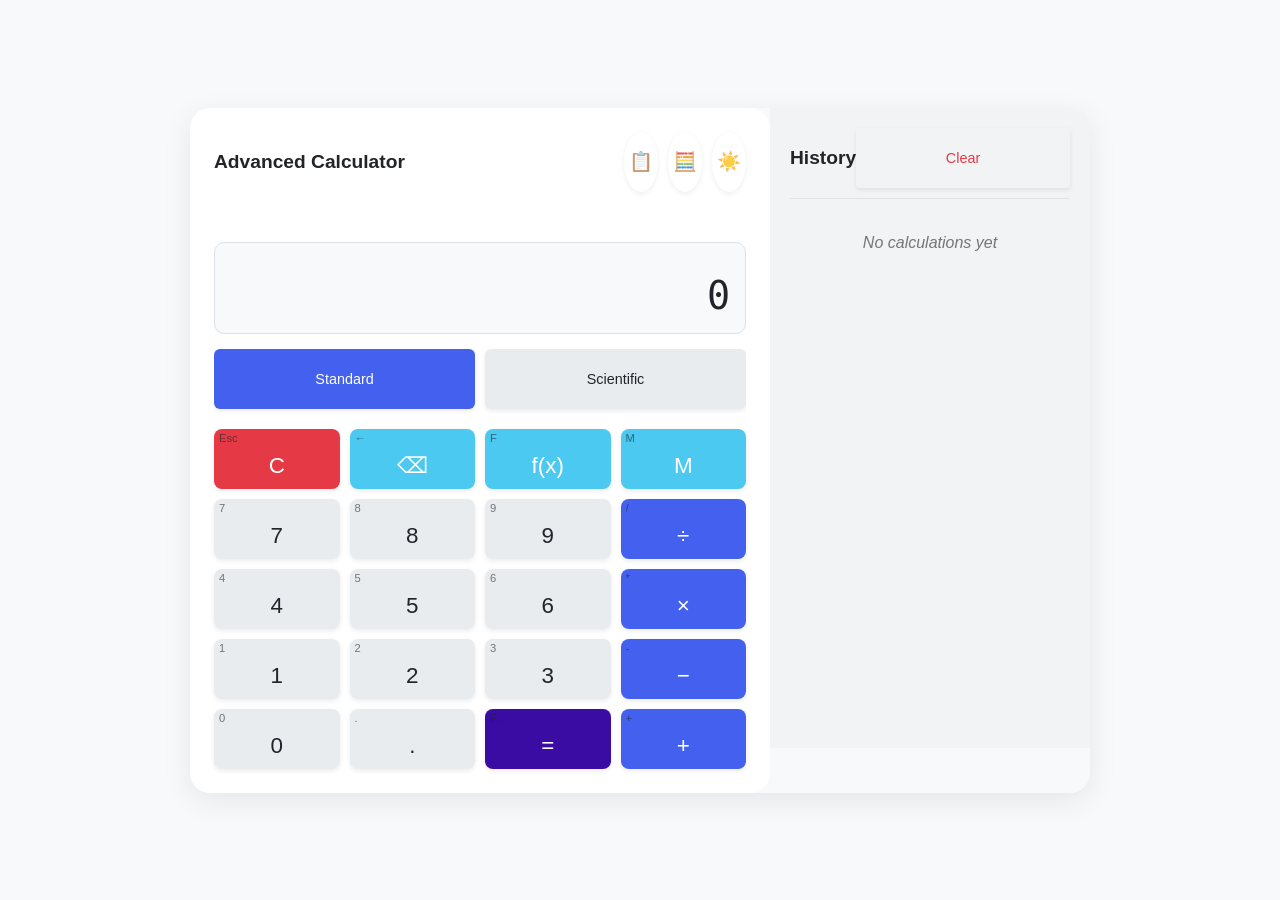
<file: index.html>
<!DOCTYPE html>
<html lang="en">
<head>
    <meta charset="UTF-8" />
    <meta name="viewport" content="width=device-width, initial-scale=1.0" />
    <title>Advanced Calculator</title>
    <link rel="icon" href="favicon.ico" type="image/x-icon">
    <link rel="icon" type="image/png" sizes="32x32" href="favicon-32x32.png">
    <link rel="icon" type="image/png" sizes="16x16" href="favicon-16x16.png">
    <link rel="apple-touch-icon" sizes="180x180" href="apple-touch-icon.png">
    <link rel="icon" type="image/png" sizes="192x192" href="android-chrome-192x192.png">
    <link rel="icon" type="image/png" sizes="512x512" href="android-chrome-512x512.png">
    <link rel="manifest" href="site.webmanifest">
    <link rel="stylesheet" href="styles.css">
</head>
<body>
    <div class="app-container">
        <div class="calculator">
            <div class="calculator-header">
                <h2 class="calculator-title">Advanced Calculator</h2>
                <div class="calculator-actions">
                    <button id="historyToggle" class="history-toggle-btn" title="Toggle History">📋</button>
                    <button id="modeToggle" class="mode-toggle-btn" title="Toggle Scientific Mode">🧮</button>
                    <button id="themeToggle" class="theme-toggle-btn" title="Toggle Theme">☀️</button>
                </div>
            </div>
            
            <div class="memory-display">
                <div id="memoryIndicator" class="memory-indicator">M</div>
            </div>
            
            <div class="display-container">
                <div class="equation-preview" id="equationPreview"></div>
                <input type="text" id="display" value="0" readonly />
            </div>
            
            <div id="calculatorModes" class="calculator-modes">
                <button class="mode-btn active" data-mode="standard">Standard</button>
                <button class="mode-btn" data-mode="scientific">Scientific</button>
            </div>
            
            <div id="memoryButtons" class="memory-buttons" style="display: none;">
                <button class="memory" onclick="memoryOperation('MC')" title="Memory Clear">
                    <span class="keyboard-shortcut">Ctrl+L</span>MC
                </button>
                <button class="memory" onclick="memoryOperation('MR')" title="Memory Recall">
                    <span class="keyboard-shortcut">Ctrl+R</span>MR
                </button>
                <button class="memory" onclick="memoryOperation('M+')" title="Memory Add">
                    <span class="keyboard-shortcut">Ctrl+P</span>M+
                </button>
                <button class="memory" onclick="memoryOperation('M-')" title="Memory Subtract">
                    <span class="keyboard-shortcut">Ctrl+Q</span>M-
                </button>
                <button class="memory" onclick="memoryOperation('MS')" title="Memory Store">
                    <span class="keyboard-shortcut">Ctrl+M</span>MS
                </button>
            </div>
            
            <div id="scientificButtons" class="scientific-buttons" style="display: none;">
                <button class="scientific" onclick="scientificOperation('sin')" title="Sine">
                    <span class="keyboard-shortcut">s</span>sin
                </button>
                <button class="scientific" onclick="scientificOperation('cos')" title="Cosine">
                    <span class="keyboard-shortcut">c</span>cos
                </button>
                <button class="scientific" onclick="scientificOperation('tan')" title="Tangent">
                    <span class="keyboard-shortcut">t</span>tan
                </button>
                <button class="scientific" onclick="scientificOperation('pow')" title="Power">
                    <span class="keyboard-shortcut">^</span>x<sup>y</sup>
                </button>
                <button class="scientific" onclick="scientificOperation('sqrt')" title="Square Root">
                    <span class="keyboard-shortcut">r</span>√
                </button>
                <button class="scientific" onclick="scientificOperation('log')" title="Logarithm">
                    <span class="keyboard-shortcut">l</span>log
                </button>
                <button class="scientific" onclick="scientificOperation('ln')" title="Natural Logarithm">
                    <span class="keyboard-shortcut">n</span>ln
                </button>
                <button class="scientific" onclick="scientificOperation('exp')" title="e^x">
                    <span class="keyboard-shortcut">e</span>e<sup>x</sup>
                </button>
                <button class="scientific" onclick="scientificOperation('pi')" title="Pi">
                    <span class="keyboard-shortcut">p</span>π
                </button>
                <button class="scientific" onclick="scientificOperation('fact')" title="Factorial">
                    <span class="keyboard-shortcut">!</span>n!
                </button>
                <button class="scientific" onclick="scientificOperation('inv')" title="Inverse">
                    <span class="keyboard-shortcut">i</span>1/x
                </button>
                <button class="scientific" onclick="scientificOperation('e')" title="Euler's Number">
                    <span class="keyboard-shortcut">E</span>e
                </button>
                <button class="scientific" onclick="scientificOperation('abs')" title="Absolute Value">
                    <span class="keyboard-shortcut">a</span>|x|
                </button>
                <button class="scientific" onclick="scientificOperation('rad')" title="Convert to Radians">
                    <span class="keyboard-shortcut">R</span>RAD
                </button>
                <button class="scientific" onclick="scientificOperation('deg')" title="Convert to Degrees">
                    <span class="keyboard-shortcut">D</span>DEG
                </button>
            </div>
            
            <div class="buttons">
                <button class="clear" onclick="clearDisplay()" title="Clear">
                    <span class="keyboard-shortcut">Esc</span>C
                </button>
                <button class="special" onclick="backspace()" title="Backspace">
                    <span class="keyboard-shortcut">←</span>⌫
                </button>
                <button class="special" onclick="toggleScientificPanel()" title="Scientific Functions">
                    <span class="keyboard-shortcut">F</span>f(x)
                </button>
                <button class="special" onclick="toggleMemoryPanel()" title="Memory Functions">
                    <span class="keyboard-shortcut">M</span>M
                </button>
                
                <button onclick="append('7')" title="Seven">
                    <span class="keyboard-shortcut">7</span>7
                </button>
                <button onclick="append('8')" title="Eight">
                    <span class="keyboard-shortcut">8</span>8
                </button>
                <button onclick="append('9')" title="Nine">
                    <span class="keyboard-shortcut">9</span>9
                </button>
                <button class="operator" id="op-divide" onclick="setOperation('/')" title="Divide">
                    <span class="keyboard-shortcut">/</span>÷
                </button>
                
                <button onclick="append('4')" title="Four">
                    <span class="keyboard-shortcut">4</span>4
                </button>
                <button onclick="append('5')" title="Five">
                    <span class="keyboard-shortcut">5</span>5
                </button>
                <button onclick="append('6')" title="Six">
                    <span class="keyboard-shortcut">6</span>6
                </button>
                <button class="operator" id="op-multiply" onclick="setOperation('*')" title="Multiply">
                    <span class="keyboard-shortcut">*</span>×
                </button>
                
                <button onclick="append('1')" title="One">
                    <span class="keyboard-shortcut">1</span>1
                </button>
                <button onclick="append('2')" title="Two">
                    <span class="keyboard-shortcut">2</span>2
                </button>
                <button onclick="append('3')" title="Three">
                    <span class="keyboard-shortcut">3</span>3
                </button>
                <button class="operator" id="op-subtract" onclick="setOperation('-')" title="Subtract">
                    <span class="keyboard-shortcut">-</span>−
                </button>
                
                <button onclick="append('0')" title="Zero">
                    <span class="keyboard-shortcut">0</span>0
                </button>
                <button onclick="append('.')" title="Decimal Point">
                    <span class="keyboard-shortcut">.</span>.
                </button>
                <button class="equal" onclick="calculate()" title="Calculate">
                    <span class="keyboard-shortcut">Enter</span>=
                </button>
                <button class="operator" id="op-add" onclick="setOperation('+')" title="Add">
                    <span class="keyboard-shortcut">+</span>+
                </button>
            </div>
        </div>
        
        <div class="history-panel" id="historyPanel">
            <div class="history-header">
                <h2>History</h2>
                <button class="history-clear-btn" onclick="clearHistory()">Clear</button>
            </div>
            <div id="historyList">
                <div class="empty-history">No calculations yet</div>
            </div>
        </div>
    </div>

    <script src="calculator.js"></script>
</body>
</html>
</file>
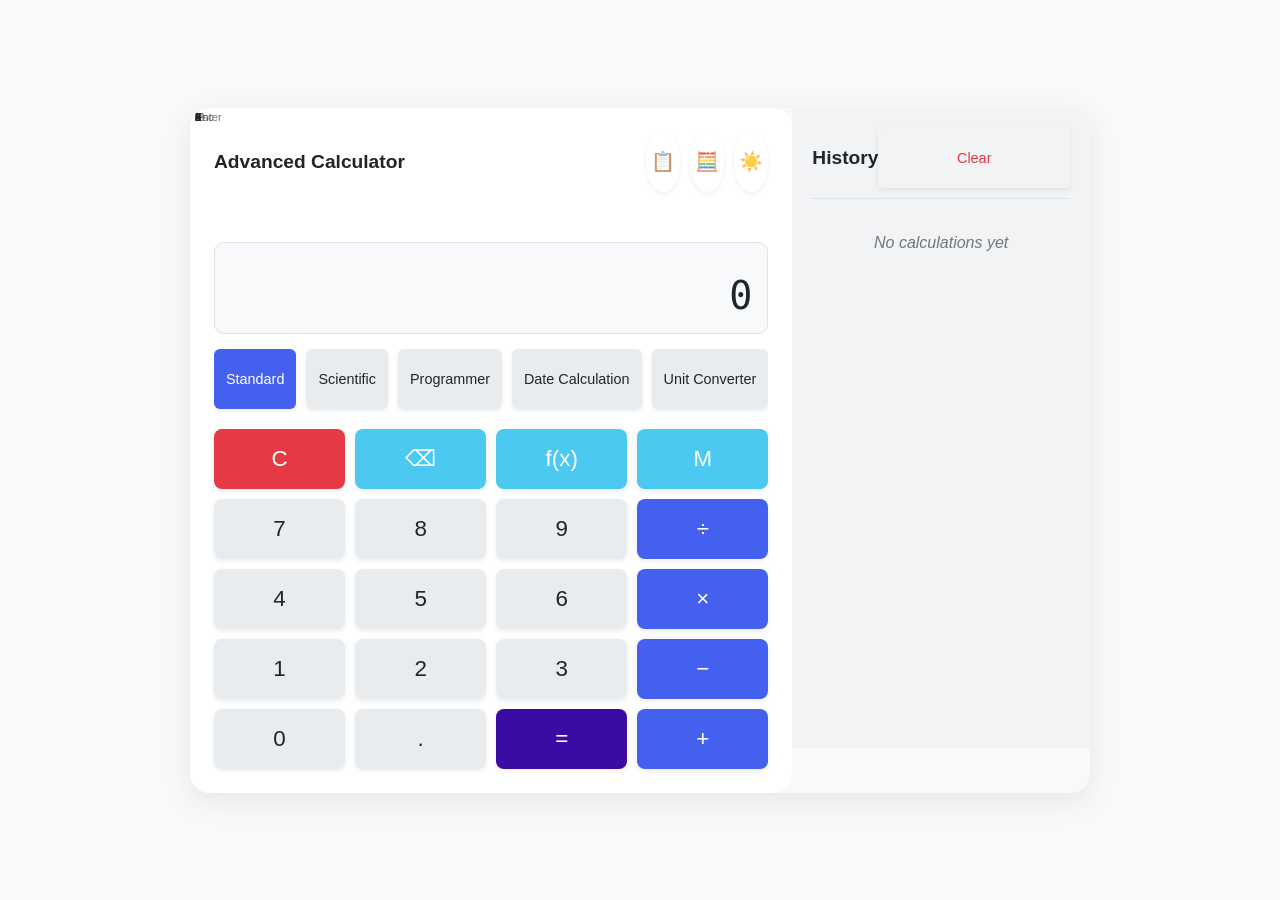
<file: calculator.html>
<!DOCTYPE html>
<html lang="en">
<head>
    <meta charset="UTF-8" />
    <meta name="viewport" content="width=device-width, initial-scale=1.0" />
    <title>Advanced Calculator</title>
    <style>
        :root {
            --bg-color: #f8f9fa;
            --calculator-bg: #ffffff;
            --text-color: #212529;
            --btn-color: #e9ecef;
            --btn-text: #212529;
            --operator-color: #4361ee;
            --operator-text: #ffffff;
            --equal-color: #3a0ca3;
            --equal-text: #ffffff;
            --clear-color: #e63946;
            --clear-text: #ffffff;
            --special-color: #4cc9f0;
            --special-text: #ffffff;
            --memory-color: #7209b7;
            --memory-text: #ffffff;
            --history-bg: #f1f3f5;
            --history-text: #495057;
            --shadow-color: rgba(0, 0, 0, 0.08);
            --hover-shadow-color: rgba(0, 0, 0, 0.15);
            --border-color: #dee2e6;
        }
    
        .dark-mode {
            --bg-color: #121212;
            --calculator-bg: #1e1e1e;
            --text-color: #f8f9fa;
            --btn-color: #2d2d2d;
            --btn-text: #f8f9fa;
            --operator-color: #5a70ed;
            --operator-text: #ffffff;
            --equal-color: #5e17eb;
            --equal-text: #ffffff;
            --clear-color: #f05454;
            --clear-text: #ffffff;
            --special-color: #48cae4;
            --special-text: #ffffff;
            --memory-color: #9d4edd;
            --memory-text: #ffffff;
            --history-bg: #2d2d2d;
            --history-text: #dee2e6;
            --shadow-color: rgba(255, 255, 255, 0.05);
            --hover-shadow-color: rgba(255, 255, 255, 0.1);
            --border-color: #495057;
        }
    
        body {
            font-family: 'Segoe UI', Tahoma, Geneva, Verdana, sans-serif;
            display: flex;
            justify-content: center;
            align-items: center;
            min-height: 100vh;
            background: var(--bg-color);
            color: var(--text-color);
            transition: all 0.3s ease;
            padding: 20px;
            box-sizing: border-box;
            margin: 0;
        }
    
        .app-container {
            display: flex;
            max-width: 900px;
            width: 100%;
            box-shadow: 0 8px 30px var(--shadow-color);
            border-radius: 20px;
            overflow: hidden;
        }
    
        .calculator {
            background: var(--calculator-bg);
            padding: 24px;
            border-radius: 20px;
            color: var(--text-color);
            flex: 1;
            display: flex;
            flex-direction: column;
            position: relative;
            transition: all 0.3s ease;
        }
    
        .history-panel {
            width: 280px;
            background: var(--history-bg);
            padding: 20px;
            overflow-y: auto;
            max-height: 600px;
            transition: all 0.3s ease;
            display: flex;
            flex-direction: column;
        }
    
        .history-header {
            display: flex;
            justify-content: space-between;
            align-items: center;
            margin-bottom: 15px;
            padding-bottom: 10px;
            border-bottom: 1px solid var(--border-color);
        }
    
        .history-header h2 {
            margin: 0;
            font-size: 1.2rem;
            color: var(--text-color);
        }
    
        .history-clear-btn {
            background: none;
            border: none;
            color: var(--clear-color);
            cursor: pointer;
            font-size: 0.9rem;
            padding: 5px;
            border-radius: 4px;
            transition: background 0.2s;
        }
    
        .history-clear-btn:hover {
            background: rgba(230, 57, 70, 0.1);
        }
    
        .history-item {
            padding: 10px;
            border-bottom: 1px solid var(--border-color);
            font-family: monospace;
            cursor: pointer;
            transition: background 0.2s;
            color: var(--history-text);
        }
    
        .history-item:hover {
            background: rgba(0, 0, 0, 0.05);
        }
    
        .dark-mode .history-item:hover {
            background: rgba(255, 255, 255, 0.05);
        }
    
        .history-expression {
            margin-bottom: 5px;
            font-size: 0.9rem;
            color: var(--text-color);
            opacity: 0.8;
        }
    
        .history-result {
            font-size: 1.1rem;
            font-weight: bold;
            color: var(--text-color);
        }
    
        .empty-history {
            color: var(--text-color);
            opacity: 0.6;
            text-align: center;
            margin-top: 20px;
            font-style: italic;
        }
    
        .calculator-header {
            display: flex;
            justify-content: space-between;
            align-items: center;
            margin-bottom: 15px;
        }
    
        .calculator-title {
            font-size: 1.2rem;
            font-weight: 600;
            margin: 0;
        }
    
        .calculator-actions {
            display: flex;
            gap: 10px;
        }
    
        .theme-toggle-btn, .mode-toggle-btn, .history-toggle-btn {
            background: none;
            border: none;
            cursor: pointer;
            font-size: 1.2rem;
            color: var(--text-color);
            opacity: 0.8;
            padding: 5px;
            border-radius: 50%;
            display: flex;
            align-items: center;
            justify-content: center;
            transition: all 0.2s ease;
        }
    
        .theme-toggle-btn:hover, .mode-toggle-btn:hover, .history-toggle-btn:hover {
            opacity: 1;
            background: var(--btn-color);
        }
    
        .display-container {
            position: relative;
            margin-bottom: 15px;
            border: 1px solid var(--border-color);
            border-radius: 10px;
            background: var(--bg-color);
            overflow: hidden;
            transition: background 0.3s;
        }
    
        .equation-preview {
            position: absolute;
            top: 10px;
            right: 15px;
            font-size: 1rem;
            color: var(--text-color);
            opacity: 0.6;
            font-family: monospace;
            max-width: 90%;
            overflow: hidden;
            white-space: nowrap;
            text-overflow: ellipsis;
        }
    
        #display {
            width: 100%;
            font-size: 2.4rem;
            text-align: right;
            padding: 30px 15px 15px;
            color: var(--text-color);
            background: transparent;
            border: none;
            box-sizing: border-box;
            outline: none;
            font-family: monospace;
            transition: color 0.3s;
        }
    
        .memory-display {
            display: flex;
            justify-content: flex-end;
            gap: 8px;
            margin-bottom: 15px;
            height: 20px;
        }
    
        .memory-indicator {
            display: none;
            padding: 2px 8px;
            font-size: 0.8rem;
            background: var(--memory-color);
            color: var(--memory-text);
            border-radius: 4px;
            opacity: 0.8;
        }
    
        .memory-indicator.active {
            display: block;
            animation: fadeIn 0.3s;
        }
    
        @keyframes fadeIn {
            from { opacity: 0; }
            to { opacity: 0.8; }
        }
    
        .calculator-modes {
            display: flex;
            gap: 10px;
            margin-bottom: 15px;
            overflow-x: auto;
            padding-bottom: 5px;
            scrollbar-width: thin;
        }
    
        .calculator-modes::-webkit-scrollbar {
            height: 4px;
        }
    
        .calculator-modes::-webkit-scrollbar-thumb {
            background: var(--border-color);
            border-radius: 4px;
        }
    
        .mode-btn {
            background: var(--btn-color);
            color: var(--btn-text);
            border: none;
            padding: 8px 12px;
            border-radius: 6px;
            cursor: pointer;
            transition: all 0.2s;
            font-size: 0.9rem;
            white-space: nowrap;
        }
    
        .mode-btn.active {
            background: var(--operator-color);
            color: var(--operator-text);
        }
    
        .buttons-container {
            display: grid;
            grid-template-columns: repeat(5, 1fr);
            gap: 10px;
            flex-grow: 1;
        }
    
        .buttons {
            display: grid;
            grid-template-columns: repeat(4, 1fr);
            grid-gap: 10px;
            flex-grow: 1;
        }
    
        .scientific-buttons {
            display: grid;
            grid-template-columns: repeat(5, 1fr);
            grid-gap: 10px;
            margin-bottom: 15px;
        }
    
        .memory-buttons {
            display: grid;
            grid-template-columns: repeat(4, 1fr);
            grid-gap: 10px;
            margin-bottom: 15px;
        }
    
        button {
            width: 100%;
            height: 60px;
            font-size: 1.4rem;
            border: none;
            border-radius: 8px;
            background: var(--btn-color);
            color: var(--btn-text);
            cursor: pointer;
            transition: all 0.2s ease;
            box-shadow: 0 2px 5px var(--shadow-color);
            display: flex;
            align-items: center;
            justify-content: center;
            user-select: none;
        }
    
        button:hover {
            box-shadow: 0 4px 8px var(--hover-shadow-color);
            transform: translateY(-2px);
        }
    
        button:active {
            transform: translateY(0);
            box-shadow: 0 2px 3px var(--shadow-color);
        }
    
        .operator {
            background: var(--operator-color);
            color: var(--operator-text);
        }
    
        .equal {
            background: var(--equal-color);
            color: var(--equal-text);
        }
    
        .clear {
            background: var(--clear-color);
            color: var(--clear-text);
        }
    
        .special {
            background: var(--special-color);
            color: var(--special-text);
        }
    
        .memory {
            background: var(--memory-color);
            color: var(--memory-text);
            font-size: 1.1rem;
        }
    
        .scientific {
            font-size: 1.1rem;
        }
    
        .active-operator {
            animation: pulse 1s infinite alternate;
            transform: scale(1.05);
        }
    
        @keyframes pulse {
            from { opacity: 0.8; }
            to { opacity: 1; }
        }
    
        .keyboard-shortcut {
            position: absolute;
            top: 3px;
            left: 5px;
            font-size: 0.7rem;
            opacity: 0.6;
            color: var(--text-color);
        }
    
        /* Small screens */
        @media (max-width: 768px) {
            .app-container {
                flex-direction: column;
                max-width: 400px;
            }
    
            .history-panel {
                width: auto;
                max-height: 200px;
                order: 2;
                border-top: 1px solid var(--border-color);
                border-radius: 0 0 20px 20px;
            }
    
            .calculator {
                order: 1;
                border-radius: 20px 20px 0 0;
            }
    
            .scientific-buttons, .memory-buttons {
                grid-template-columns: repeat(4, 1fr);
            }
    
            .keyboard-shortcut {
                display: none;
            }
        }
    
        @media (max-width: 480px) {
            .calculator {
                padding: 15px;
            }
    
            button {
                height: 50px;
                font-size: 1.2rem;
            }
    
            #display {
                font-size: 2rem;
                padding: 25px 10px 10px;
            }
    
            .scientific-buttons, .memory-buttons {
                grid-template-columns: repeat(3, 1fr);
                gap: 8px;
            }
    
            .buttons {
                grid-gap: 8px;
            }
        }
    </style>
</head>
<body>
    <div class="app-container">
        <div class="calculator">
            <div class="calculator-header">
                <h2 class="calculator-title">Advanced Calculator</h2>
                <div class="calculator-actions">
                    <button id="historyToggle" class="history-toggle-btn" title="Toggle History">📋</button>
                    <button id="modeToggle" class="mode-toggle-btn" title="Toggle Scientific Mode">🧮</button>
                    <button id="themeToggle" class="theme-toggle-btn" title="Toggle Theme">☀️</button>
                </div>
            </div>
            
            <div class="memory-display">
                <div id="memoryIndicator" class="memory-indicator">M</div>
            </div>
            
            <div class="display-container">
                <div class="equation-preview" id="equationPreview"></div>
                <input type="text" id="display" value="0" readonly />
            </div>
            
            <div id="calculatorModes" class="calculator-modes">
                <button class="mode-btn active" data-mode="standard">Standard</button>
                <button class="mode-btn" data-mode="scientific">Scientific</button>
                <button class="mode-btn" data-mode="programmer">Programmer</button>
                <button class="mode-btn" data-mode="date">Date Calculation</button>
                <button class="mode-btn" data-mode="converter">Unit Converter</button>
            </div>
            
            <div id="memoryButtons" class="memory-buttons" style="display: none;">
                <button class="memory" onclick="memoryOperation('MC')" title="Memory Clear">
                    <span class="keyboard-shortcut">Ctrl+L</span>MC
                </button>
                <button class="memory" onclick="memoryOperation('MR')" title="Memory Recall">
                    <span class="keyboard-shortcut">Ctrl+R</span>MR
                </button>
                <button class="memory" onclick="memoryOperation('M+')" title="Memory Add">
                    <span class="keyboard-shortcut">Ctrl+P</span>M+
                </button>
                <button class="memory" onclick="memoryOperation('M-')" title="Memory Subtract">
                    <span class="keyboard-shortcut">Ctrl+Q</span>M-
                </button>
                <button class="memory" onclick="memoryOperation('MS')" title="Memory Store">
                    <span class="keyboard-shortcut">Ctrl+M</span>MS
                </button>
            </div>
            
            <div id="scientificButtons" class="scientific-buttons" style="display: none;">
                <button class="scientific" onclick="scientificOperation('sin')" title="Sine">
                    <span class="keyboard-shortcut">s</span>sin
                </button>
                <button class="scientific" onclick="scientificOperation('cos')" title="Cosine">
                    <span class="keyboard-shortcut">c</span>cos
                </button>
                <button class="scientific" onclick="scientificOperation('tan')" title="Tangent">
                    <span class="keyboard-shortcut">t</span>tan
                </button>
                <button class="scientific" onclick="scientificOperation('pow')" title="Power">
                    <span class="keyboard-shortcut">^</span>x<sup>y</sup>
                </button>
                <button class="scientific" onclick="scientificOperation('sqrt')" title="Square Root">
                    <span class="keyboard-shortcut">r</span>√
                </button>
                <button class="scientific" onclick="scientificOperation('log')" title="Logarithm">
                    <span class="keyboard-shortcut">l</span>log
                </button>
                <button class="scientific" onclick="scientificOperation('ln')" title="Natural Logarithm">
                    <span class="keyboard-shortcut">n</span>ln
                </button>
                <button class="scientific" onclick="scientificOperation('exp')" title="e^x">
                    <span class="keyboard-shortcut">e</span>e<sup>x</sup>
                </button>
                <button class="scientific" onclick="scientificOperation('pi')" title="Pi">
                    <span class="keyboard-shortcut">p</span>π
                </button>
                <button class="scientific" onclick="scientificOperation('fact')" title="Factorial">
                    <span class="keyboard-shortcut">!</span>n!
                </button>
                <button class="scientific" onclick="scientificOperation('inv')" title="Inverse">
                    <span class="keyboard-shortcut">i</span>1/x
                </button>
                <button class="scientific" onclick="scientificOperation('e')" title="Euler's Number">
                    <span class="keyboard-shortcut">E</span>e
                </button>
                <button class="scientific" onclick="scientificOperation('abs')" title="Absolute Value">
                    <span class="keyboard-shortcut">a</span>|x|
                </button>
                <button class="scientific" onclick="scientificOperation('rad')" title="Convert to Radians">
                    <span class="keyboard-shortcut">R</span>RAD
                </button>
                <button class="scientific" onclick="scientificOperation('deg')" title="Convert to Degrees">
                    <span class="keyboard-shortcut">D</span>DEG
                </button>
            </div>
            
            <div class="buttons">
                <button class="clear" onclick="clearDisplay()" title="Clear">
                    <span class="keyboard-shortcut">Esc</span>C
                </button>
                <button class="special" onclick="backspace()" title="Backspace">
                    <span class="keyboard-shortcut">←</span>⌫
                </button>
                <button class="special" onclick="toggleScientificPanel()" title="Scientific Functions">
                    <span class="keyboard-shortcut">F</span>f(x)
                </button>
                <button class="special" onclick="toggleMemoryPanel()" title="Memory Functions">
                    <span class="keyboard-shortcut">M</span>M
                </button>
                
                <button onclick="append('7')" title="Seven">
                    <span class="keyboard-shortcut">7</span>7
                </button>
                <button onclick="append('8')" title="Eight">
                    <span class="keyboard-shortcut">8</span>8
                </button>
                <button onclick="append('9')" title="Nine">
                    <span class="keyboard-shortcut">9</span>9
                </button>
                <button class="operator" id="op-divide" onclick="setOperation('/')" title="Divide">
                    <span class="keyboard-shortcut">/</span>÷
                </button>
                
                <button onclick="append('4')" title="Four">
                    <span class="keyboard-shortcut">4</span>4
                </button>
                <button onclick="append('5')" title="Five">
                    <span class="keyboard-shortcut">5</span>5
                </button>
                <button onclick="append('6')" title="Six">
                    <span class="keyboard-shortcut">6</span>6
                </button>
                <button class="operator" id="op-multiply" onclick="setOperation('*')" title="Multiply">
                    <span class="keyboard-shortcut">*</span>×
                </button>
                
                <button onclick="append('1')" title="One">
                    <span class="keyboard-shortcut">1</span>1
                </button>
                <button onclick="append('2')" title="Two">
                    <span class="keyboard-shortcut">2</span>2
                </button>
                <button onclick="append('3')" title="Three">
                    <span class="keyboard-shortcut">3</span>3
                </button>
                <button class="operator" id="op-subtract" onclick="setOperation('-')" title="Subtract">
                    <span class="keyboard-shortcut">-</span>−
                </button>
                
                <button onclick="append('0')" title="Zero">
                    <span class="keyboard-shortcut">0</span>0
                </button>
                <button onclick="append('.')" title="Decimal Point">
                    <span class="keyboard-shortcut">.</span>.
                </button>
                <button class="equal" onclick="calculate()" title="Calculate">
                    <span class="keyboard-shortcut">Enter</span>=
                </button>
                <button class="operator" id="op-add" onclick="setOperation('+')" title="Add">
                    <span class="keyboard-shortcut">+</span>+
                </button>
            </div>
        </div>
        
        <div class="history-panel" id="historyPanel">
            <div class="history-header">
                <h2>History</h2>
                <button class="history-clear-btn" onclick="clearHistory()">Clear</button>
            </div>
            <div id="historyList">
                <div class="empty-history">No calculations yet</div>
            </div>
        </div>
    </div>

    <script>
        // DOM Elements
        const display = document.getElementById('display');
        const equationPreview = document.getElementById('equationPreview');
        const themeToggleBtn = document.getElementById('themeToggle');
        const modeToggleBtn = document.getElementById('modeToggle');
        const historyToggleBtn = document.getElementById('historyToggle');
        const historyPanel = document.getElementById('historyPanel');
        const historyList = document.getElementById('historyList');
        const scientificButtons = document.getElementById('scientificButtons');
        const memoryButtons = document.getElementById('memoryButtons');
        const memoryIndicator = document.getElementById('memoryIndicator');
        const calculatorModes = document.getElementById('calculatorModes');
        const modeBtns = document.querySelectorAll('.mode-btn');
        
        const operatorButtons = {
            '+': document.getElementById('op-add'),
            '-': document.getElementById('op-subtract'),
            '*': document.getElementById('op-multiply'),
            '/': document.getElementById('op-divide')
        };

        // Global variables
        let currentInput = '0';
        let operator = null;
        let previousValue = null;
        let calculationComplete = false;
        let memoryValue = null;
        let calculationHistory = [];
        let scientificPanelVisible = false;
        let memoryPanelVisible = false;
        let angleMode = 'deg'; // 'deg' or 'rad'
        let currentMode = 'standard';
        
        // Event Listeners
        window.addEventListener('DOMContentLoaded', () => {
            loadState();
            setUpKeyboardShortcuts();
        });

        function setUpKeyboardShortcuts() {
            document.addEventListener('keydown', function(e) {
                // Prevent default actions for calculator keys
                if (['+', '-', '*', '/', '=', 'Enter', 'Escape', 'Backspace'].includes(e.key)) {
                    e.preventDefault();
                }
                
                // Number keys
                if (e.key >= '0' && e.key <= '9') {
                    append(e.key);
                }
                
                // Operation keys
                switch (e.key) {
                    case '+': setOperation('+'); break;
                    case '-': setOperation('-'); break;
                    case '*': setOperation('*'); break;
                    case '/': setOperation('/'); break;
                    case '=': 
                    case 'Enter': calculate(); break;
                    case '.': append('.'); break;
                    case 'Escape': clearDisplay(); break;
                    case 'Backspace': backspace(); break;
                    // Scientific operations
                    case 's': scientificOperation('sin'); break;
                    case 'c': scientificOperation('cos'); break;
                    case 't': scientificOperation('tan'); break;
                    case '^': scientificOperation('pow'); break;
                    case 'r': scientificOperation('sqrt'); break;
                    case 'l': scientificOperation('log'); break;
                    case 'n': scientificOperation('ln'); break;
                    case 'e': scientificOperation('exp'); break;
                    case 'E': scientificOperation('e'); break;
                    case 'p': scientificOperation('pi'); break;
                    case '!': scientificOperation('fact'); break;
                    case 'i': scientificOperation('inv'); break;
                    case 'a': scientificOperation('abs'); break;
                    case 'R': scientificOperation('rad'); break;
                    case 'D': scientificOperation('deg'); break;
                }
                
                // Memory operations
                if (e.ctrlKey) {
                    switch (e.key) {
                        case 'm': case 'M': 
                            e.preventDefault();
                            memoryOperation('MS'); 
                            break;
                        case 'r': case 'R': 
                            e.preventDefault();
                            memoryOperation('MR'); 
                            break;
                        case 'p': case 'P': 
                            e.preventDefault();
                            memoryOperation('M+'); 
                            break;
                        case 'q': case 'Q': 
                            e.preventDefault();
                            memoryOperation('M-'); 
                            break;
                        case 'l': case 'L': 
                            e.preventDefault();
                            memoryOperation('MC'); 
                            break;
                    }
                }
                
                // Toggle panels
                if (e.key === 'F' || e.key === 'f') {
                    toggleScientificPanel();
                }
                if (e.key === 'M' || e.key === 'm') {
                    toggleMemoryPanel();
                }
            });
        }

        // Event listeners for action buttons
        themeToggleBtn.addEventListener('click', toggleTheme);
        modeToggleBtn.addEventListener('click', toggleScientificPanel);
        historyToggleBtn.addEventListener('click', toggleHistoryPanel);
        
        // Event listeners for mode selection
        modeBtns.forEach(btn => {
            btn.addEventListener('click', function() {
                modeBtns.forEach(b => b.classList.remove('active'));
                this.classList.add('active');
                currentMode = this.getAttribute('data-mode');
                
                // For now we just show a message for unimplemented modes
                if (currentMode !== 'standard' && currentMode !== 'scientific') {
                    currentInput = `${currentMode.charAt(0).toUpperCase() + currentMode.slice(1)} mode coming soon!`;
                    updateDisplay();
                    setTimeout(() => {
                        currentInput = '0';
                        updateDisplay();
                    }, 2000);
                    
                    // Reset to standard mode
                    modeBtns[0].click();
                } else if (currentMode === 'scientific') {
                    if (!scientificPanelVisible) toggleScientificPanel();
                } else {
                    // Standard mode
                    if (scientificPanelVisible) toggleScientificPanel();
                    if (memoryPanelVisible) toggleMemoryPanel();
                }
                
                saveState();
            });
        });

        function updateDisplay() {
            display.value = currentInput;
            updateEquationPreview();
        }

        function updateEquationPreview() {
            if (operator && previousValue) {
                equationPreview.textContent = `${previousValue} ${getOperatorSymbol(operator)} ${currentInput !== '0' || calculationComplete ? currentInput : ''}`;
            } else if (calculationComplete) {
                equationPreview.textContent = `= ${currentInput}`;
            } else {
                equationPreview.textContent = '';
            }
        }

        function getOperatorSymbol(op) {
            switch (op) {
                case '+': return '+';
                case '-': return '−';
                case '*': return '×';
                case '/': return '÷';
                default: return op;
            }
        }

        function highlightOperator(op) {
            // Reset all operator highlighting
            Object.values(operatorButtons).forEach(btn => {
                if (btn) btn.classList.remove('active-operator');
            });
            
            // Highlight the current operator
            if (op && operatorButtons[op]) {
                operatorButtons[op].classList.add('active-operator');
            }
        }

        function append(value) {
            if (calculationComplete && !operator) {
                // If we just completed a calculation and are starting fresh
                clearDisplay();
                calculationComplete = false;
            }
            
            if (currentInput === '0' && value !== '.') {
                currentInput = value;
            } else if (currentInput === 'Error') {
                currentInput = value;
            } else if (currentInput.includes('mode coming soon!')) {
                currentInput = value;
            } else {
                // Prevent multiple decimal points
                if (value === '.' && currentInput.includes('.')) return;
                currentInput += value;
            }
            updateDisplay();
        }

        function clearDisplay() {
            currentInput = '0';
            operator = null;
            previousValue = null;
            calculationComplete = false;
            updateDisplay();
            highlightOperator(null);
        }
        function backspace() {
            if (currentInput !== '0' && currentInput !== 'Error') {
                if (currentInput.length === 1) {
                    currentInput = '0';
                } else {
                    currentInput = currentInput.slice(0, -1);
                }
                updateDisplay();
            }
        }

        function setOperation(op) {
            if (currentInput === 'Error') return;
            
            // Calculate previous operation first if one exists
            if (operator && previousValue && !calculationComplete) {
                calculate();
            }
            
            previousValue = currentInput;
            operator = op;
            calculationComplete = false;
            currentInput = '0';
            
            highlightOperator(op);
            updateDisplay();
        }

        function calculate() {
            if (operator === null || previousValue === null || currentInput === 'Error') return;
            
            let result;
            const a = parseFloat(previousValue);
            const b = parseFloat(currentInput);
            
            try {
                switch (operator) {
                    case '+': result = a + b; break;
                    case '-': result = a - b; break;
                    case '*': result = a * b; break;
                    case '/':
                        if (b === 0) throw new Error("Division by zero");
                        result = a / b;
                        break;
                    default: return;
                }
                
                // Add to history
                addToHistory(`${a} ${getOperatorSymbol(operator)} ${b}`, result);
                
                // Round to avoid floating point precision issues
                if (!Number.isInteger(result)) {
                    result = parseFloat(result.toFixed(10));
                    // Remove trailing zeros
                    result = parseFloat(result);
                }
                
                currentInput = result.toString();
                previousValue = null;
                operator = null;
                calculationComplete = true;
                
                highlightOperator(null);
                updateDisplay();
            } catch (error) {
                currentInput = 'Error';
                updateDisplay();
                
                setTimeout(() => {
                    currentInput = '0';
                    updateDisplay();
                }, 1500);
            }
        }

        function scientificOperation(operation) {
            if (currentInput === 'Error') return;
            
            const value = parseFloat(currentInput);
            let result;
            
            try {
                switch (operation) {
                    case 'sin':
                        result = angleMode === 'deg' ? Math.sin(value * Math.PI / 180) : Math.sin(value);
                        break;
                    case 'cos':
                        result = angleMode === 'deg' ? Math.cos(value * Math.PI / 180) : Math.cos(value);
                        break;
                    case 'tan':
                        result = angleMode === 'deg' ? Math.tan(value * Math.PI / 180) : Math.tan(value);
                        break;
                    case 'sqrt':
                        if (value < 0) throw new Error("Cannot take square root of negative number");
                        result = Math.sqrt(value);
                        break;
                    case 'log':
                        if (value <= 0) throw new Error("Cannot take log of non-positive number");
                        result = Math.log10(value);
                        break;
                    case 'ln':
                        if (value <= 0) throw new Error("Cannot take natural log of non-positive number");
                        result = Math.log(value);
                        break;
                    case 'exp':
                        result = Math.exp(value);
                        break;
                    case 'pow':
                        // Store current value and wait for second operand
                        previousValue = currentInput;
                        operator = 'pow';
                        currentInput = '0';
                        updateDisplay();
                        return;
                    case 'pi':
                        result = Math.PI;
                        break;
                    case 'e':
                        result = Math.E;
                        break;
                    case 'fact':
                        if (value < 0 || !Number.isInteger(value)) throw new Error("Factorial only valid for non-negative integers");
                        result = factorial(value);
                        break;
                    case 'inv':
                        if (value === 0) throw new Error("Cannot divide by zero");
                        result = 1 / value;
                        break;
                    case 'abs':
                        result = Math.abs(value);
                        break;
                    case 'rad':
                        angleMode = 'rad';
                        currentInput = 'Angle mode: RAD';
                        updateDisplay();
                        setTimeout(() => {
                            currentInput = value.toString();
                            updateDisplay();
                        }, 1000);
                        return;
                    case 'deg':
                        angleMode = 'deg';
                        currentInput = 'Angle mode: DEG';
                        updateDisplay();
                        setTimeout(() => {
                            currentInput = value.toString();
                            updateDisplay();
                        }, 1000);
                        return;
                    default:
                        return;
                }
                
                // Add to history if it's a completed operation
                addToHistory(`${operation}(${value})`, result);
                
                // Round to avoid floating point precision issues
                if (!Number.isInteger(result)) {
                    result = parseFloat(result.toFixed(10));
                    // Remove trailing zeros
                    result = parseFloat(result);
                }
                
                currentInput = result.toString();
                calculationComplete = true;
                updateDisplay();
            } catch (error) {
                currentInput = 'Error';
                updateDisplay();
                
                setTimeout(() => {
                    currentInput = '0';
                    updateDisplay();
                }, 1500);
            }
        }

        function factorial(n) {
            if (n === 0 || n === 1) return 1;
            
            let result = 1;
            for (let i = 2; i <= n; i++) {
                result *= i;
                // Prevent infinite loops for large numbers
                if (!isFinite(result)) break;
            }
            return result;
        }

        function memoryOperation(operation) {
            if (currentInput === 'Error') return;
            
            const value = parseFloat(currentInput);
            
            switch (operation) {
                case 'MC': // Memory Clear
                    memoryValue = null;
                    memoryIndicator.classList.remove('active');
                    break;
                case 'MR': // Memory Recall
                    if (memoryValue !== null) {
                        currentInput = memoryValue.toString();
                        updateDisplay();
                    }
                    break;
                case 'M+': // Memory Add
                    if (memoryValue === null) {
                        memoryValue = value;
                    } else {
                        memoryValue += value;
                    }
                    memoryIndicator.classList.add('active');
                    break;
                case 'M-': // Memory Subtract
                    if (memoryValue === null) {
                        memoryValue = -value;
                    } else {
                        memoryValue -= value;
                    }
                    memoryIndicator.classList.add('active');
                    break;
                case 'MS': // Memory Store
                    memoryValue = value;
                    memoryIndicator.classList.add('active');
                    break;
            }
            
            // Briefly flash the indicator to show the operation worked
            if (operation !== 'MC') {
                memoryIndicator.style.opacity = '1';
                setTimeout(() => {
                    memoryIndicator.style.opacity = '0.8';
                }, 200);
            }
        }

        function toggleTheme() {
            document.body.classList.toggle('dark-mode');
            themeToggleBtn.textContent = document.body.classList.contains('dark-mode') ? '🌙' : '☀️';
            saveState();
        }

        function toggleScientificPanel() {
            scientificPanelVisible = !scientificPanelVisible;
            scientificButtons.style.display = scientificPanelVisible ? 'grid' : 'none';
            
            // Update the mode button text
            modeToggleBtn.textContent = scientificPanelVisible ? '🔢' : '🧮';
            
            // Update mode selection
            if (scientificPanelVisible) {
                document.querySelector('[data-mode="scientific"]').classList.add('active');
                document.querySelector('[data-mode="standard"]').classList.remove('active');
                currentMode = 'scientific';
            } else {
                document.querySelector('[data-mode="standard"]').classList.add('active');
                document.querySelector('[data-mode="scientific"]').classList.remove('active');
                currentMode = 'standard';
            }
            
            saveState();
        }

        function toggleMemoryPanel() {
            memoryPanelVisible = !memoryPanelVisible;
            memoryButtons.style.display = memoryPanelVisible ? 'grid' : 'none';
            
            saveState();
        }

        function toggleHistoryPanel() {
            historyPanel.style.display = historyPanel.style.display === 'none' ? 'flex' : 'none';
            
            saveState();
        }

        function addToHistory(expression, result) {
            // Create history item
            const historyItem = document.createElement('div');
            historyItem.className = 'history-item';
            historyItem.addEventListener('click', () => {
                currentInput = result.toString();
                updateDisplay();
            });
            
            // Create and append expression element
            const expressionElement = document.createElement('div');
            expressionElement.className = 'history-expression';
            expressionElement.textContent = expression;
            historyItem.appendChild(expressionElement);
            
            // Create and append result element
            const resultElement = document.createElement('div');
            resultElement.className = 'history-result';
            resultElement.textContent = `= ${result}`;
            historyItem.appendChild(resultElement);
            
            // Remove empty history message if exists
            const emptyHistory = historyList.querySelector('.empty-history');
            if (emptyHistory) {
                historyList.removeChild(emptyHistory);
            }
            
            // Add to history list
            historyList.insertBefore(historyItem, historyList.firstChild);
            
            // Store in history array
            calculationHistory.push({ expression, result });
            
            // Limit history size
            if (calculationHistory.length > 50) {
                calculationHistory.pop();
                
                // Remove last child from history list
                if (historyList.childElementCount > 50) {
                    historyList.removeChild(historyList.lastChild);
                }
            }
            
            saveState();
        }

        function clearHistory() {
            historyList.innerHTML = '<div class="empty-history">No calculations yet</div>';
            calculationHistory = [];
            
            saveState();
        }

        // Save and load state
        function saveState() {
            const state = {
                currentInput,
                operator,
                previousValue,
                calculationComplete,
                memoryValue,
                calculationHistory,
                scientificPanelVisible,
                memoryPanelVisible,
                angleMode,
                currentMode,
                darkMode: document.body.classList.contains('dark-mode'),
                historyVisible: historyPanel.style.display !== 'none'
            };
            
            localStorage.setItem('calculatorState', JSON.stringify(state));
        }

        function loadState() {
            try {
                const savedState = localStorage.getItem('calculatorState');
                
                if (savedState) {
                    const state = JSON.parse(savedState);
                    
                    // Restore calculator state
                    currentInput = state.currentInput || '0';
                    operator = state.operator || null;
                    previousValue = state.previousValue || null;
                    calculationComplete = state.calculationComplete || false;
                    memoryValue = state.memoryValue || null;
                    calculationHistory = state.calculationHistory || [];
                    scientificPanelVisible = state.scientificPanelVisible || false;
                    memoryPanelVisible = state.memoryPanelVisible || false;
                    angleMode = state.angleMode || 'deg';
                    currentMode = state.currentMode || 'standard';
                    
                    // Restore theme
                    if (state.darkMode) {
                        document.body.classList.add('dark-mode');
                        themeToggleBtn.textContent = '🌙';
                    } else {
                        document.body.classList.remove('dark-mode');
                        themeToggleBtn.textContent = '☀️';
                    }
                    
                    // Restore panel visibility
                    scientificButtons.style.display = scientificPanelVisible ? 'grid' : 'none';
                    memoryButtons.style.display = memoryPanelVisible ? 'grid' : 'none';
                    historyPanel.style.display = state.historyVisible ? 'flex' : 'none';
                    
                    // Restore mode selection
                    document.querySelector(`[data-mode="${currentMode}"]`).click();
                    
                    // Restore memory indicator
                    if (memoryValue !== null) {
                        memoryIndicator.classList.add('active');
                    }
                    
                    // Restore history list
                    if (calculationHistory.length > 0) {
                        historyList.innerHTML = '';
                        
                        calculationHistory.forEach(item => {
                            const historyItem = document.createElement('div');
                            historyItem.className = 'history-item';
                            historyItem.addEventListener('click', () => {
                                currentInput = item.result.toString();
                                updateDisplay();
                            });
                            
                            const expressionElement = document.createElement('div');
                            expressionElement.className = 'history-expression';
                            expressionElement.textContent = item.expression;
                            historyItem.appendChild(expressionElement);
                            
                            const resultElement = document.createElement('div');
                            resultElement.className = 'history-result';
                            resultElement.textContent = `= ${item.result}`;
                            historyItem.appendChild(resultElement);
                            
                            historyList.appendChild(historyItem);
                        });
                    }
                    
                    // Restore display
                    updateDisplay();
                    
                    // Restore operator highlighting
                    if (operator) {
                        highlightOperator(operator);
                    }
                }
            } catch (error) {
                console.error('Error loading calculator state:', error);
                // Reset to defaults if there's an error
                clearDisplay();
                clearHistory();
            }
        }

        // Initialize calculator
        updateDisplay();

        // Add event listeners for application startup
        window.addEventListener('beforeunload', saveState);

        // Attach functions to the global `window` object
        window.append = append;
        window.setOperation = setOperation;
        window.calculate = calculate;
        window.clearDisplay = clearDisplay;
        window.backspace = backspace;
        window.toggleScientificPanel = toggleScientificPanel;
        window.toggleMemoryPanel = toggleMemoryPanel;
        window.memoryOperation = memoryOperation;
        window.scientificOperation = scientificOperation;
        window.clearHistory = clearHistory;
    </script>
</body>
</html>
</file>
<file: styles.css>
:root {
    --bg-color: #f8f9fa;
    --calculator-bg: #ffffff;
    --text-color: #212529;
    --btn-color: #e9ecef;
    --btn-text: #212529;
    --operator-color: #4361ee;
    --operator-text: #ffffff;
    --equal-color: #3a0ca3;
    --equal-text: #ffffff;
    --clear-color: #e63946;
    --clear-text: #ffffff;
    --special-color: #4cc9f0;
    --special-text: #ffffff;
    --memory-color: #7209b7;
    --memory-text: #ffffff;
    --history-bg: #f1f3f5;
    --history-text: #495057;
    --shadow-color: rgba(0, 0, 0, 0.08);
    --hover-shadow-color: rgba(0, 0, 0, 0.15);
    --border-color: #dee2e6;
}

.dark-mode {
    --bg-color: #121212;
    --calculator-bg: #1e1e1e;
    --text-color: #f8f9fa;
    --btn-color: #2d2d2d;
    --btn-text: #f8f9fa;
    --operator-color: #5a70ed;
    --operator-text: #ffffff;
    --equal-color: #5e17eb;
    --equal-text: #ffffff;
    --clear-color: #f05454;
    --clear-text: #ffffff;
    --special-color: #48cae4;
    --special-text: #ffffff;
    --memory-color: #9d4edd;
    --memory-text: #ffffff;
    --history-bg: #2d2d2d;
    --history-text: #dee2e6;
    --shadow-color: rgba(255, 255, 255, 0.05);
    --hover-shadow-color: rgba(255, 255, 255, 0.1);
    --border-color: #495057;
}

body {
    font-family: 'Segoe UI', Tahoma, Geneva, Verdana, sans-serif;
    display: flex;
    justify-content: center;
    align-items: center;
    min-height: 100vh;
    background: var(--bg-color);
    color: var(--text-color);
    transition: all 0.3s ease;
    padding: 20px;
    box-sizing: border-box;
    margin: 0;
}

.app-container {
    display: flex;
    max-width: 900px;
    width: 100%;
    box-shadow: 0 8px 30px var(--shadow-color);
    border-radius: 20px;
    overflow: hidden;
}

.calculator {
    background: var(--calculator-bg);
    padding: 24px;
    border-radius: 20px;
    color: var(--text-color);
    flex: 1;
    display: flex;
    flex-direction: column;
    position: relative;
    transition: all 0.3s ease;
}

.history-panel {
    width: 280px;
    background: var(--history-bg);
    padding: 20px;
    overflow-y: auto;
    max-height: 600px;
    transition: all 0.3s ease;
    display: flex;
    flex-direction: column;
}

.history-header {
    display: flex;
    justify-content: space-between;
    align-items: center;
    margin-bottom: 15px;
    padding-bottom: 10px;
    border-bottom: 1px solid var(--border-color);
}

.history-header h2 {
    margin: 0;
    font-size: 1.2rem;
    color: var(--text-color);
}

.history-clear-btn {
    background: none;
    border: none;
    color: var(--clear-color);
    cursor: pointer;
    font-size: 0.9rem;
    padding: 5px;
    border-radius: 4px;
    transition: background 0.2s;
}

.history-clear-btn:hover {
    background: rgba(230, 57, 70, 0.1);
}

.history-item {
    padding: 10px;
    border-bottom: 1px solid var(--border-color);
    font-family: monospace;
    cursor: pointer;
    transition: background 0.2s;
    color: var(--history-text);
}

.history-item:hover {
    background: rgba(0, 0, 0, 0.05);
}

.dark-mode .history-item:hover {
    background: rgba(255, 255, 255, 0.05);
}

.history-expression {
    margin-bottom: 5px;
    font-size: 0.9rem;
    color: var(--text-color);
    opacity: 0.8;
}

.history-result {
    font-size: 1.1rem;
    font-weight: bold;
    color: var(--text-color);
}

.empty-history {
    color: var(--text-color);
    opacity: 0.6;
    text-align: center;
    margin-top: 20px;
    font-style: italic;
}

.calculator-header {
    display: flex;
    justify-content: space-between;
    align-items: center;
    margin-bottom: 15px;
}

.calculator-title {
    font-size: 1.2rem;
    font-weight: 600;
    margin: 0;
}

.calculator-actions {
    display: flex;
    gap: 10px;
}

.theme-toggle-btn, .mode-toggle-btn, .history-toggle-btn {
    background: none;
    border: none;
    cursor: pointer;
    font-size: 1.2rem;
    color: var(--text-color);
    opacity: 0.8;
    padding: 5px;
    border-radius: 50%;
    display: flex;
    align-items: center;
    justify-content: center;
    transition: all 0.2s ease;
}

.theme-toggle-btn:hover, .mode-toggle-btn:hover, .history-toggle-btn:hover {
    opacity: 1;
    background: var(--btn-color);
}

.display-container {
    position: relative;
    margin-bottom: 15px;
    border: 1px solid var(--border-color);
    border-radius: 10px;
    background: var(--bg-color);
    overflow: hidden;
    transition: background 0.3s;
}

.equation-preview {
    position: absolute;
    top: 10px;
    right: 15px;
    font-size: 1rem;
    color: var(--text-color);
    opacity: 0.6;
    font-family: monospace;
    max-width: 90%;
    overflow: hidden;
    white-space: nowrap;
    text-overflow: ellipsis;
}

#display {
    width: 100%;
    font-size: 2.4rem;
    text-align: right;
    padding: 30px 15px 15px;
    color: var(--text-color);
    background: transparent;
    border: none;
    box-sizing: border-box;
    outline: none;
    font-family: monospace;
    transition: color 0.3s;
}

.memory-display {
    display: flex;
    justify-content: flex-end;
    gap: 8px;
    margin-bottom: 15px;
    height: 20px;
}

.memory-indicator {
    display: none;
    padding: 2px 8px;
    font-size: 0.8rem;
    background: var(--memory-color);
    color: var(--memory-text);
    border-radius: 4px;
    opacity: 0.8;
}

.memory-indicator.active {
    display: block;
    animation: fadeIn 0.3s;
}

@keyframes fadeIn {
    from { opacity: 0; }
    to { opacity: 0.8; }
}

.calculator-modes {
    display: flex;
    gap: 10px;
    margin-bottom: 15px;
    overflow-x: auto;
    padding-bottom: 5px;
    scrollbar-width: thin;
}

.calculator-modes::-webkit-scrollbar {
    height: 4px;
}

.calculator-modes::-webkit-scrollbar-thumb {
    background: var(--border-color);
    border-radius: 4px;
}

.mode-btn {
    background: var(--btn-color);
    color: var(--btn-text);
    border: none;
    padding: 8px 12px;
    border-radius: 6px;
    cursor: pointer;
    transition: all 0.2s;
    font-size: 0.9rem;
    white-space: nowrap;
}

.mode-btn.active {
    background: var(--operator-color);
    color: var(--operator-text);
}

.buttons-container {
    display: grid;
    grid-template-columns: repeat(5, 1fr);
    gap: 10px;
    flex-grow: 1;
}

.buttons {
    display: grid;
    grid-template-columns: repeat(4, 1fr);
    grid-gap: 10px;
    flex-grow: 1;
}

.scientific-buttons {
    display: grid;
    grid-template-columns: repeat(5, 1fr);
    grid-gap: 10px;
    margin-bottom: 15px;
}

.memory-buttons {
    display: grid;
    grid-template-columns: repeat(4, 1fr);
    grid-gap: 10px;
    margin-bottom: 15px;
}

button {
    width: 100%;
    height: 60px;
    font-size: 1.4rem;
    border: none;
    border-radius: 8px;
    background: var(--btn-color);
    color: var(--btn-text);
    cursor: pointer;
    transition: all 0.2s ease;
    box-shadow: 0 2px 5px var(--shadow-color);
    display: flex;
    align-items: center;
    justify-content: center;
    user-select: none;
    position: relative;
    padding-top: 15px;
}

button:hover {
    box-shadow: 0 4px 8px var(--hover-shadow-color);
    transform: translateY(-2px);
}

button:active {
    transform: translateY(0);
    box-shadow: 0 2px 3px var(--shadow-color);
}

.operator {
    background: var(--operator-color);
    color: var(--operator-text);
}

.equal {
    background: var(--equal-color);
    color: var(--equal-text);
}

.clear {
    background: var(--clear-color);
    color: var(--clear-text);
}

.special {
    background: var(--special-color);
    color: var(--special-text);
}

.memory {
    background: var(--memory-color);
    color: var(--memory-text);
    font-size: 1.1rem;
}

.scientific {
    font-size: 1.1rem;
}

.active-operator {
    animation: pulse 1s infinite alternate;
    transform: scale(1.05);
}

@keyframes pulse {
    from { opacity: 0.8; }
    to { opacity: 1; }
}

.keyboard-shortcut {
    position: absolute;
    top: 3px;
    left: 5px;
    font-size: 0.7rem;
    opacity: 0.6;
    color: var(--text-color);
    pointer-events: none;
    white-space: nowrap;
    max-width: 20px;
    overflow: hidden;
    text-overflow: ellipsis;
}

/* Mobile Responsive Styles */
@media (max-width: 768px) {
    body {
        padding: 10px;
        min-height: 100vh;
        display: flex;
        align-items: flex-start;
    }

    .app-container {
        flex-direction: column;
        max-width: 100%;
        height: 100vh;
        border-radius: 0;
        box-shadow: none;
    }

    .calculator {
        padding: 15px;
        border-radius: 0;
        flex: 1;
        overflow-y: auto;
    }

    .history-panel {
        width: 100%;
        max-height: 200px;
        order: 2;
        border-top: 1px solid var(--border-color);
        border-radius: 0;
        padding: 10px;
    }

    .calculator-header {
        margin-bottom: 10px;
    }

    .calculator-title {
        font-size: 1rem;
    }

    .calculator-actions {
        gap: 5px;
    }

    .theme-toggle-btn, .mode-toggle-btn, .history-toggle-btn {
        font-size: 1rem;
        padding: 3px;
    }

    .display-container {
        margin-bottom: 10px;
    }

    #display {
        font-size: 2rem;
        padding: 20px 10px 10px;
    }

    .equation-preview {
        font-size: 0.9rem;
        top: 5px;
        right: 10px;
    }

    .calculator-modes {
        margin-bottom: 10px;
        gap: 5px;
    }

    .mode-btn {
        padding: 6px 10px;
        font-size: 0.8rem;
    }

    .scientific-buttons, .memory-buttons {
        grid-template-columns: repeat(4, 1fr);
        gap: 5px;
        margin-bottom: 10px;
    }

    .buttons {
        grid-gap: 5px;
    }

    button {
        height: 50px;
        font-size: 1.2rem;
        padding-top: 12px;
    }

    .keyboard-shortcut {
        font-size: 0.6rem;
        top: 2px;
        left: 3px;
    }

    .history-header h2 {
        font-size: 1rem;
    }

    .history-item {
        padding: 8px;
        font-size: 0.9rem;
    }

    .history-expression {
        font-size: 0.8rem;
    }

    .history-result {
        font-size: 1rem;
    }
}

@media (max-width: 480px) {
    .calculator {
        padding: 10px;
    }

    button {
        height: 45px;
        font-size: 1.1rem;
        padding-top: 10px;
    }

    #display {
        font-size: 1.8rem;
        padding: 15px 8px 8px;
    }

    .scientific-buttons, .memory-buttons {
        grid-template-columns: repeat(3, 1fr);
    }

    .calculator-modes {
        overflow-x: auto;
        -webkit-overflow-scrolling: touch;
        scrollbar-width: none;
    }

    .calculator-modes::-webkit-scrollbar {
        display: none;
    }
}

/* Landscape mode for mobile */
@media (max-height: 500px) and (orientation: landscape) {
    .app-container {
        flex-direction: row;
        height: 100vh;
    }

    .calculator {
        flex: 2;
        overflow-y: auto;
    }

    .history-panel {
        flex: 1;
        max-height: none;
        border-top: none;
        border-left: 1px solid var(--border-color);
    }
}

/* Prevent text selection on buttons */
button {
    -webkit-tap-highlight-color: transparent;
    -webkit-touch-callout: none;
    -webkit-user-select: none;
    user-select: none;
}

/* Improve touch targets */
@media (hover: none) {
    button {
        min-height: 44px; /* Apple's recommended minimum touch target size */
    }
}
</file>
